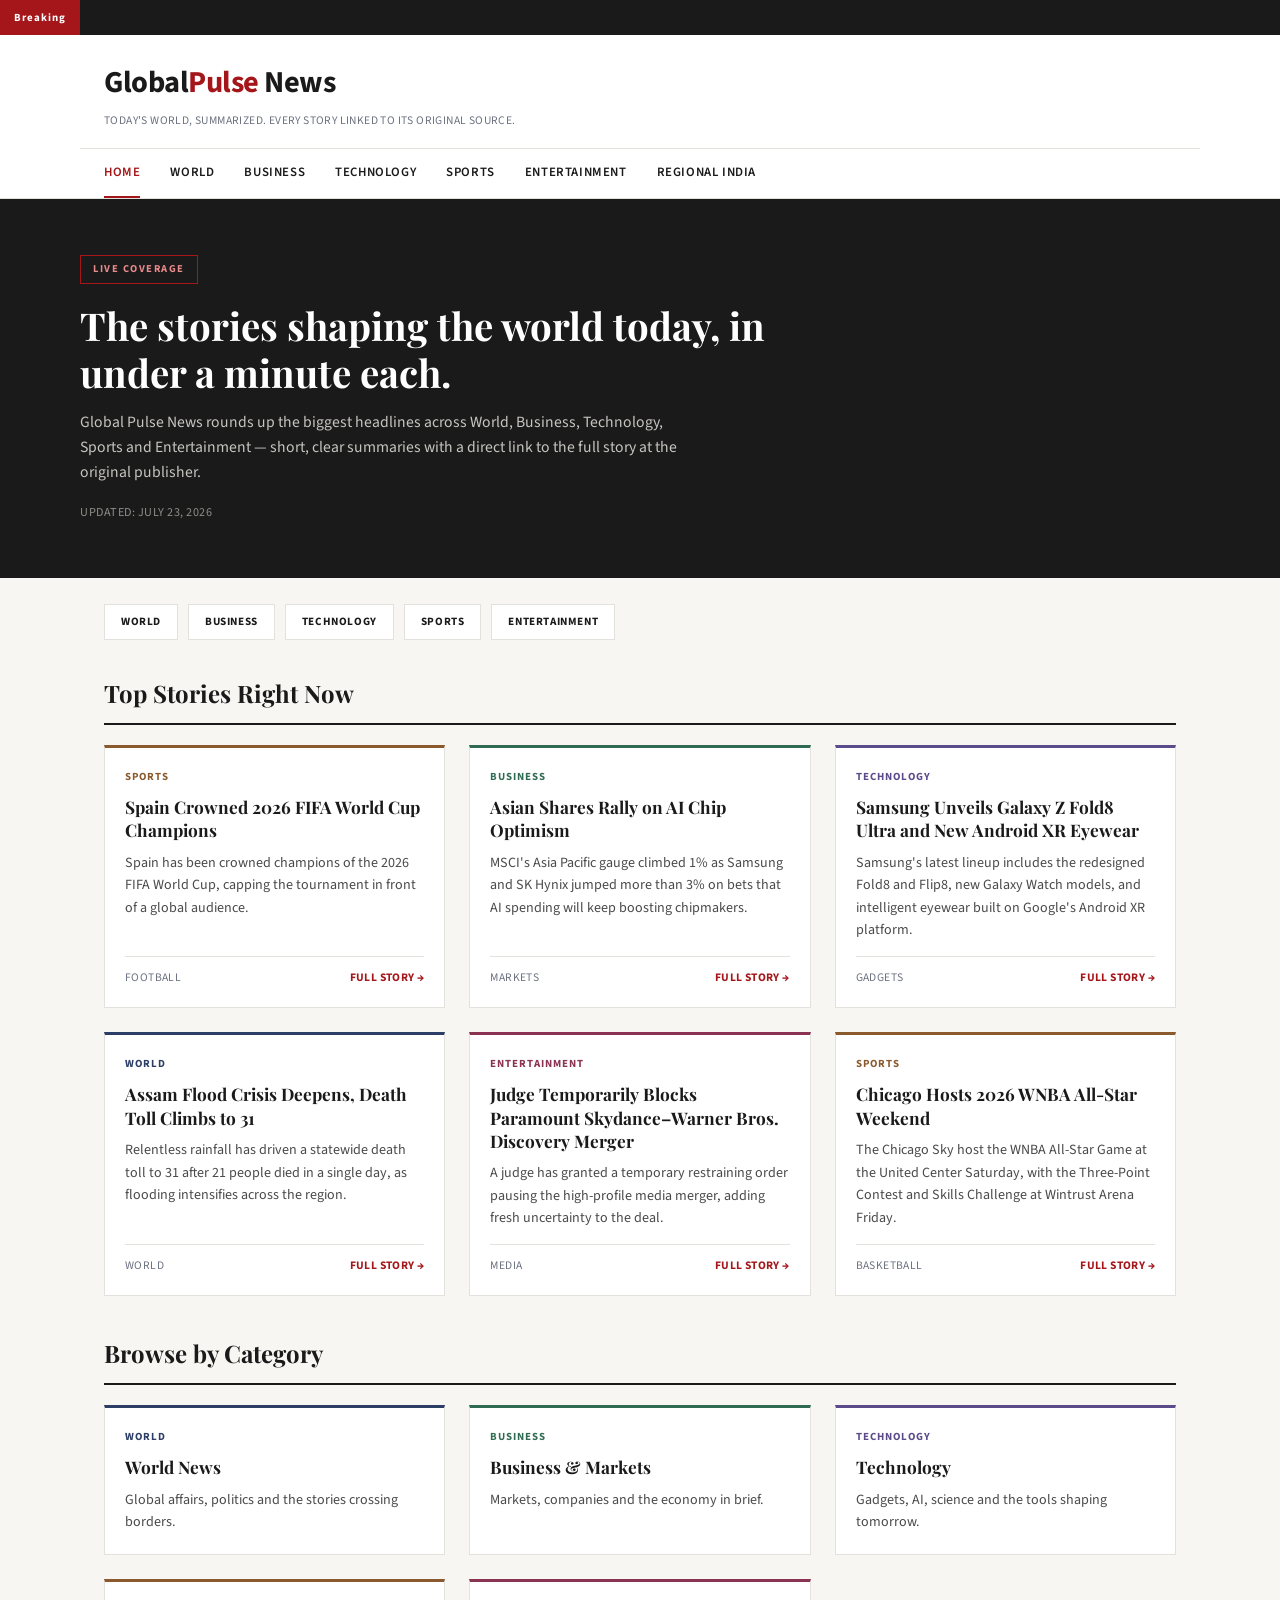
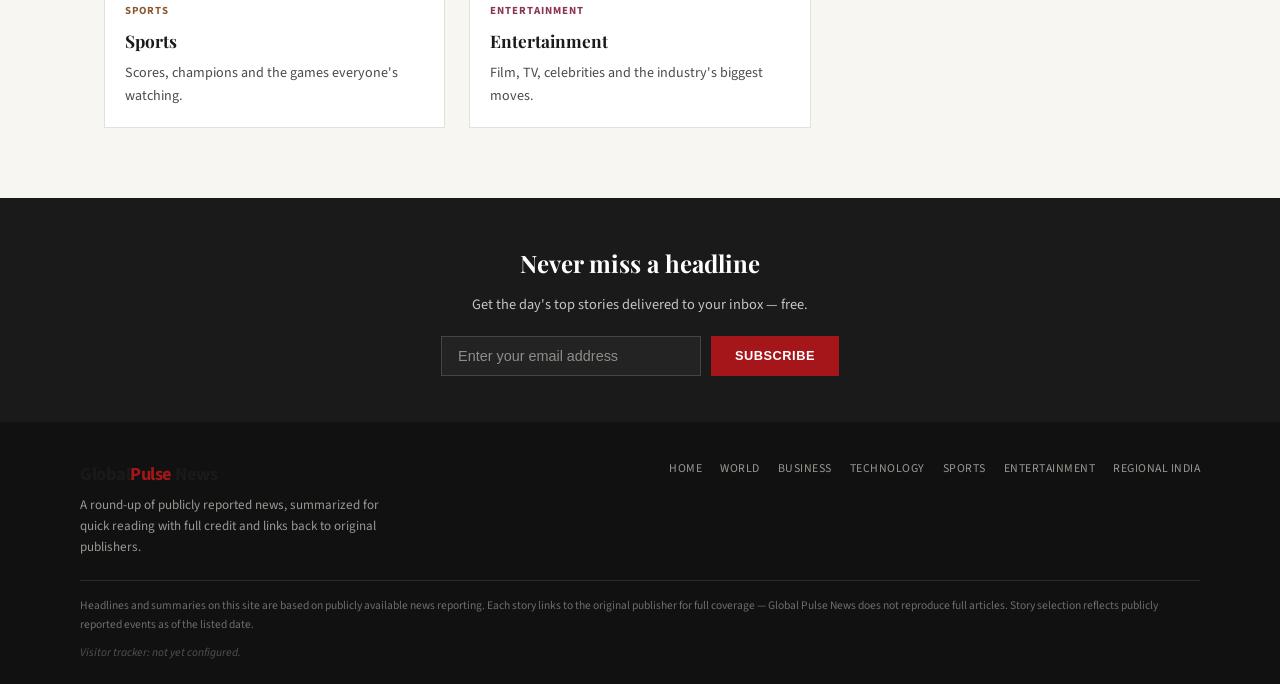
<file: index.html>
<!DOCTYPE html>
<html lang="en">
<head>
<meta charset="UTF-8">
<meta name="viewport" content="width=device-width, initial-scale=1.0">
<title>Global Pulse News — World News, Business, Tech, Sports & Entertainment</title>
<meta name="description" content="Global Pulse News brings you the day's top stories from around the world — World, Business, Technology, Sports and Entertainment — summarized with links to full coverage.">
<link rel="preconnect" href="https://fonts.googleapis.com">
<link rel="preconnect" href="https://fonts.gstatic.com" crossorigin>
<link href="https://fonts.googleapis.com/css2?family=Playfair+Display:wght@700;800&family=Source+Sans+Pro:wght@400;600;700&display=swap" rel="stylesheet">
<link rel="stylesheet" href="style.css">
</head>
<body>

<div class="ticker">
  <span class="tag">Breaking</span>
  <div class="scroll-wrap"><span>Spain crowned 2026 FIFA World Cup Champions &nbsp;&nbsp;•&nbsp;&nbsp; Samsung unveils Galaxy Z Fold8 Ultra &nbsp;&nbsp;•&nbsp;&nbsp; Asian markets rally on AI chip demand &nbsp;&nbsp;•&nbsp;&nbsp; Assam flood death toll climbs to 31 &nbsp;&nbsp;•&nbsp;&nbsp; Ryan Fox wins first career major at The Open</span></div>
</div>

<header class="site-header">
  <div class="header-inner">
    <div class="logo">Global<span>Pulse</span> News</div>
    <div class="tagline">Today's world, summarized. Every story linked to its original source.</div>
  </div>
  <nav class="main-nav">
    <a href="index.html" class="active">Home</a>
    <a href="world.html">World</a>
    <a href="business.html">Business</a>
    <a href="technology.html">Technology</a>
    <a href="sports.html">Sports</a>
    <a href="entertainment.html">Entertainment</a>
    <a href="regional.html">Regional India</a>
  </nav>
</header>

<section class="hero">
  <div class="hero-inner">
    <span class="hero-badge">Live Coverage</span>
    <h1>The stories shaping the world today, in under a minute each.</h1>
    <p>Global Pulse News rounds up the biggest headlines across World, Business, Technology, Sports and Entertainment — short, clear summaries with a direct link to the full story at the original publisher.</p>
    <div class="date">Updated: July 23, 2026</div>
  </div>
</section>

<div class="cat-strip">
  <a class="cat-pill" href="world.html">World</a>
  <a class="cat-pill" href="business.html">Business</a>
  <a class="cat-pill" href="technology.html">Technology</a>
  <a class="cat-pill" href="sports.html">Sports</a>
  <a class="cat-pill" href="entertainment.html">Entertainment</a>
</div>

<main class="container">

  <h2 class="section-title">Top Stories Right Now</h2>
  <div class="grid">

    <a class="card cat-sports" href="https://en.wikipedia.org/wiki/2026_FIFA_World_Cup" target="_blank" rel="noopener">
      <div class="card-body">
        <span class="eyebrow sports">Sports</span>
        <h3>Spain Crowned 2026 FIFA World Cup Champions</h3>
        <p>Spain has been crowned champions of the 2026 FIFA World Cup, capping the tournament in front of a global audience.</p>
        <div class="card-meta"><span>Football</span><span class="source-link">Full story →</span></div>
      </div>
    </a>

    <a class="card cat-business" href="https://www.bloomberg.com/news/articles/2026-07-22/stock-market-today-dow-s-p-live-updates" target="_blank" rel="noopener">
      <div class="card-body">
        <span class="eyebrow business">Business</span>
        <h3>Asian Shares Rally on AI Chip Optimism</h3>
        <p>MSCI's Asia Pacific gauge climbed 1% as Samsung and SK Hynix jumped more than 3% on bets that AI spending will keep boosting chipmakers.</p>
        <div class="card-meta"><span>Markets</span><span class="source-link">Full story →</span></div>
      </div>
    </a>

    <a class="card cat-technology" href="https://techstartups.com/2026/07/20/top-tech-news-today-july-20-2026-alibaba-bezos-blackstone-google-moonshot-ai-nvidia-samsung-more/" target="_blank" rel="noopener">
      <div class="card-body">
        <span class="eyebrow technology">Technology</span>
        <h3>Samsung Unveils Galaxy Z Fold8 Ultra and New Android XR Eyewear</h3>
        <p>Samsung's latest lineup includes the redesigned Fold8 and Flip8, new Galaxy Watch models, and intelligent eyewear built on Google's Android XR platform.</p>
        <div class="card-meta"><span>Gadgets</span><span class="source-link">Full story →</span></div>
      </div>
    </a>

    <a class="card cat-world" href="https://sundayguardianlive.com/trending/school-assembly-news-headlines-today-july-23-top-national-news-business-news-sports-news-education-news-science-tech-news-weather-news-world-news-with-weather-updates-thought-of-the-day-244000/" target="_blank" rel="noopener">
      <div class="card-body">
        <span class="eyebrow world">World</span>
        <h3>Assam Flood Crisis Deepens, Death Toll Climbs to 31</h3>
        <p>Relentless rainfall has driven a statewide death toll to 31 after 21 people died in a single day, as flooding intensifies across the region.</p>
        <div class="card-meta"><span>World</span><span class="source-link">Full story →</span></div>
      </div>
    </a>

    <a class="card cat-entertainment" href="https://www.cbsnews.com/entertainment/" target="_blank" rel="noopener">
      <div class="card-body">
        <span class="eyebrow entertainment">Entertainment</span>
        <h3>Judge Temporarily Blocks Paramount Skydance–Warner Bros. Discovery Merger</h3>
        <p>A judge has granted a temporary restraining order pausing the high-profile media merger, adding fresh uncertainty to the deal.</p>
        <div class="card-meta"><span>Media</span><span class="source-link">Full story →</span></div>
      </div>
    </a>

    <a class="card cat-sports" href="https://en.wikipedia.org/wiki/2026_WNBA_season" target="_blank" rel="noopener">
      <div class="card-body">
        <span class="eyebrow sports">Sports</span>
        <h3>Chicago Hosts 2026 WNBA All-Star Weekend</h3>
        <p>The Chicago Sky host the WNBA All-Star Game at the United Center Saturday, with the Three-Point Contest and Skills Challenge at Wintrust Arena Friday.</p>
        <div class="card-meta"><span>Basketball</span><span class="source-link">Full story →</span></div>
      </div>
    </a>

  </div>

  <h2 class="section-title">Browse by Category</h2>
  <div class="grid">
    <a class="card cat-world" href="world.html">
      <div class="card-body"><span class="eyebrow world">World</span><h3>World News</h3><p>Global affairs, politics and the stories crossing borders.</p></div>
    </a>
    <a class="card cat-business" href="business.html">
      <div class="card-body"><span class="eyebrow business">Business</span><h3>Business & Markets</h3><p>Markets, companies and the economy in brief.</p></div>
    </a>
    <a class="card cat-technology" href="technology.html">
      <div class="card-body"><span class="eyebrow technology">Technology</span><h3>Technology</h3><p>Gadgets, AI, science and the tools shaping tomorrow.</p></div>
    </a>
    <a class="card cat-sports" href="sports.html">
      <div class="card-body"><span class="eyebrow sports">Sports</span><h3>Sports</h3><p>Scores, champions and the games everyone's watching.</p></div>
    </a>
    <a class="card cat-entertainment" href="entertainment.html">
      <div class="card-body"><span class="eyebrow entertainment">Entertainment</span><h3>Entertainment</h3><p>Film, TV, celebrities and the industry's biggest moves.</p></div>
    </a>
  </div>

</main>

<section class="cta">
  <h2>Never miss a headline</h2>
  <p>Get the day's top stories delivered to your inbox — free.</p>
  <form onsubmit="return false;">
    <input type="email" placeholder="Enter your email address" required>
    <button type="submit">Subscribe</button>
  </form>
</section>

<footer class="site-footer">
  <div class="footer-inner">
    <div>
      <div class="logo" style="font-size:1.15rem;">Global<span>Pulse</span> News</div>
      <p style="margin-top:6px;max-width:320px;">A round-up of publicly reported news, summarized for quick reading with full credit and links back to original publishers.</p>
    </div>
    <nav>
      <a href="index.html">Home</a>
      <a href="world.html">World</a>
      <a href="business.html">Business</a>
      <a href="technology.html">Technology</a>
      <a href="sports.html">Sports</a>
      <a href="entertainment.html">Entertainment</a>
      <a href="regional.html">Regional India</a>
    </nav>
  </div>
  <div class="disclaimer">
    Headlines and summaries on this site are based on publicly available news reporting. Each story links to the original publisher for full coverage — Global Pulse News does not reproduce full articles. Story selection reflects publicly reported events as of the listed date.
  </div>
  <!-- Visitor/analytics tracker slot: paste your tracking script or embed link here once you have it. -->
  <div class="tracker-note">Visitor tracker: not yet configured.</div>
</footer>

</body>
</html>
</file>
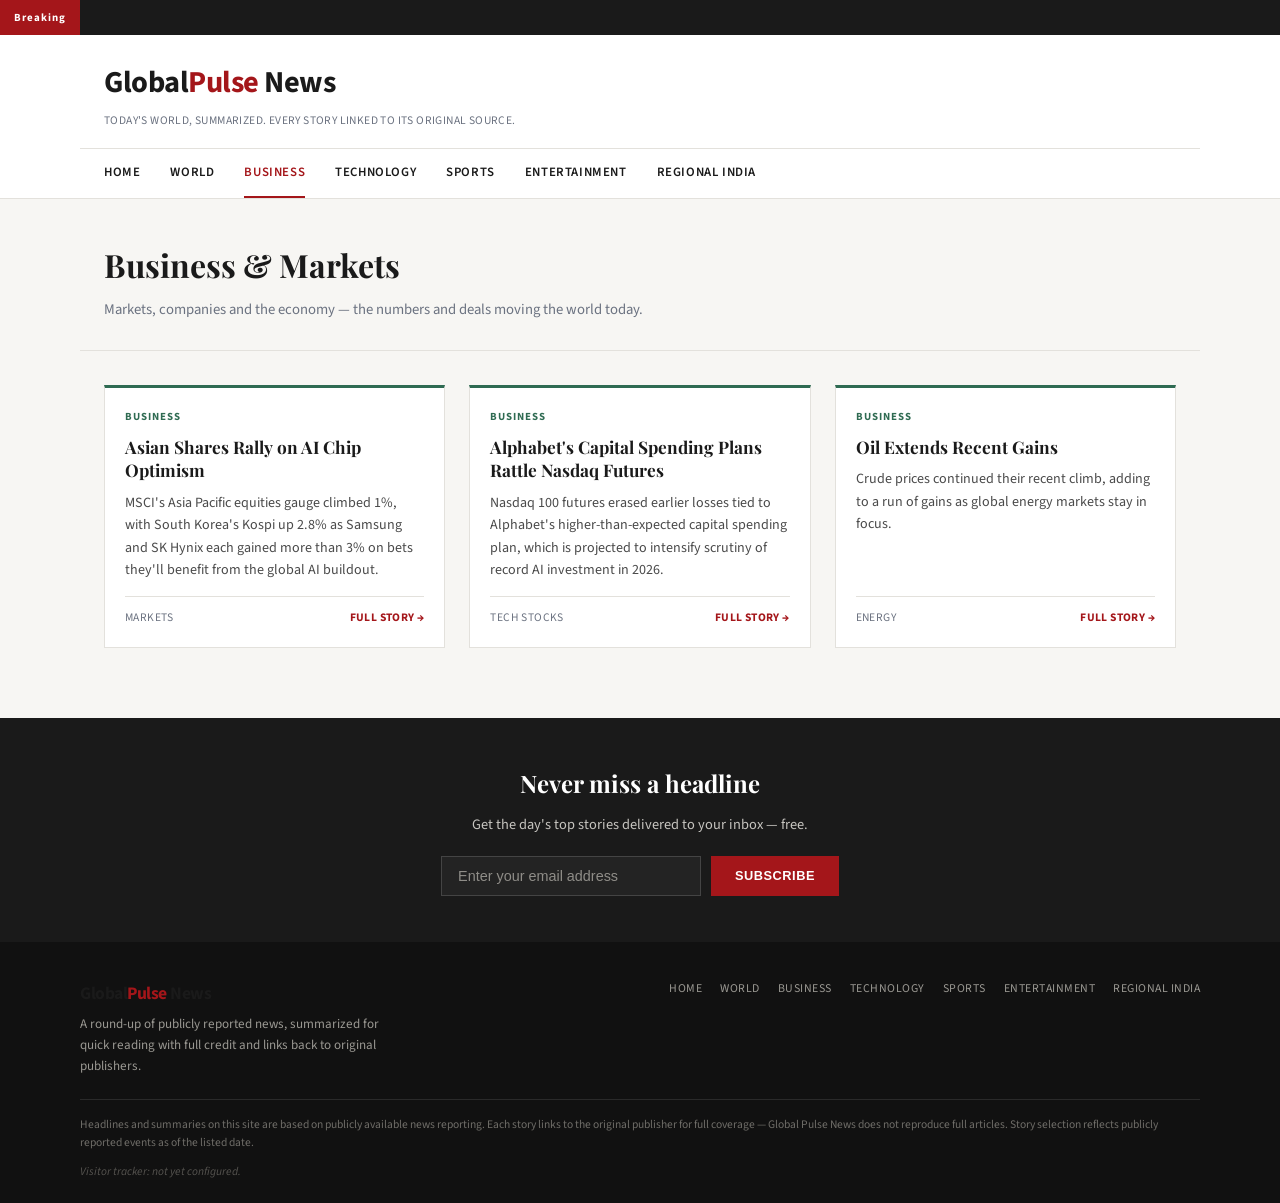
<file: business.html>
<!DOCTYPE html>
<html lang="en">
<head>
<meta charset="UTF-8">
<meta name="viewport" content="width=device-width, initial-scale=1.0">
<title>Business News — Global Pulse News</title>
<meta name="description" content="Today's top business and markets headlines, summarized with links to full coverage.">
<link rel="preconnect" href="https://fonts.googleapis.com">
<link rel="preconnect" href="https://fonts.gstatic.com" crossorigin>
<link href="https://fonts.googleapis.com/css2?family=Playfair+Display:wght@700;800&family=Source+Sans+Pro:wght@400;600;700&display=swap" rel="stylesheet">
<link rel="stylesheet" href="style.css">
</head>
<body>

<div class="ticker">
  <span class="tag">Breaking</span>
  <div class="scroll-wrap"><span>Spain crowned 2026 FIFA World Cup Champions &nbsp;&nbsp;•&nbsp;&nbsp; Samsung unveils Galaxy Z Fold8 Ultra &nbsp;&nbsp;•&nbsp;&nbsp; Asian markets rally on AI chip demand &nbsp;&nbsp;•&nbsp;&nbsp; Assam flood death toll climbs to 31 &nbsp;&nbsp;•&nbsp;&nbsp; Ryan Fox wins first career major at The Open</span></div>
</div>

<header class="site-header">
  <div class="header-inner">
    <div class="logo">Global<span>Pulse</span> News</div>
    <div class="tagline">Today's world, summarized. Every story linked to its original source.</div>
  </div>
  <nav class="main-nav">
    <a href="index.html">Home</a>
    <a href="world.html">World</a>
    <a href="business.html" class="active">Business</a>
    <a href="technology.html">Technology</a>
    <a href="sports.html">Sports</a>
    <a href="entertainment.html">Entertainment</a>
    <a href="regional.html">Regional India</a>
  </nav>
</header>

<div class="page-intro">
  <h1>Business & Markets</h1>
  <p>Markets, companies and the economy — the numbers and deals moving the world today.</p>
</div>

<main class="container">
  <div class="grid">

    <a class="card cat-business" href="https://www.bloomberg.com/news/articles/2026-07-22/stock-market-today-dow-s-p-live-updates" target="_blank" rel="noopener">
      <div class="card-body">
        <span class="eyebrow business">Business</span>
        <h3>Asian Shares Rally on AI Chip Optimism</h3>
        <p>MSCI's Asia Pacific equities gauge climbed 1%, with South Korea's Kospi up 2.8% as Samsung and SK Hynix each gained more than 3% on bets they'll benefit from the global AI buildout.</p>
        <div class="card-meta"><span>Markets</span><span class="source-link">Full story →</span></div>
      </div>
    </a>

    <a class="card cat-business" href="https://www.bloomberg.com/news/articles/2026-07-22/stock-market-today-dow-s-p-live-updates" target="_blank" rel="noopener">
      <div class="card-body">
        <span class="eyebrow business">Business</span>
        <h3>Alphabet's Capital Spending Plans Rattle Nasdaq Futures</h3>
        <p>Nasdaq 100 futures erased earlier losses tied to Alphabet's higher-than-expected capital spending plan, which is projected to intensify scrutiny of record AI investment in 2026.</p>
        <div class="card-meta"><span>Tech Stocks</span><span class="source-link">Full story →</span></div>
      </div>
    </a>

    <a class="card cat-business" href="https://www.bloomberg.com/news/articles/2026-07-22/stock-market-today-dow-s-p-live-updates" target="_blank" rel="noopener">
      <div class="card-body">
        <span class="eyebrow business">Business</span>
        <h3>Oil Extends Recent Gains</h3>
        <p>Crude prices continued their recent climb, adding to a run of gains as global energy markets stay in focus.</p>
        <div class="card-meta"><span>Energy</span><span class="source-link">Full story →</span></div>
      </div>
    </a>

  </div>
</main>

<section class="cta">
  <h2>Never miss a headline</h2>
  <p>Get the day's top stories delivered to your inbox — free.</p>
  <form onsubmit="return false;">
    <input type="email" placeholder="Enter your email address" required>
    <button type="submit">Subscribe</button>
  </form>
</section>

<footer class="site-footer">
  <div class="footer-inner">
    <div>
      <div class="logo" style="font-size:1.1rem;">Global<span>Pulse</span> News</div>
      <p style="margin-top:6px;max-width:320px;">A round-up of publicly reported news, summarized for quick reading with full credit and links back to original publishers.</p>
    </div>
    <nav>
      <a href="index.html">Home</a>
      <a href="world.html">World</a>
      <a href="business.html">Business</a>
      <a href="technology.html">Technology</a>
      <a href="sports.html">Sports</a>
      <a href="entertainment.html">Entertainment</a>
      <a href="regional.html">Regional India</a>
    </nav>
  </div>
  <div class="disclaimer">
    Headlines and summaries on this site are based on publicly available news reporting. Each story links to the original publisher for full coverage — Global Pulse News does not reproduce full articles. Story selection reflects publicly reported events as of the listed date.
  </div>
  <!-- Visitor/analytics tracker slot: paste your tracking script or embed link here once you have it. -->
  <div class="tracker-note">Visitor tracker: not yet configured.</div>
</footer>

</body>
</html>
</file>
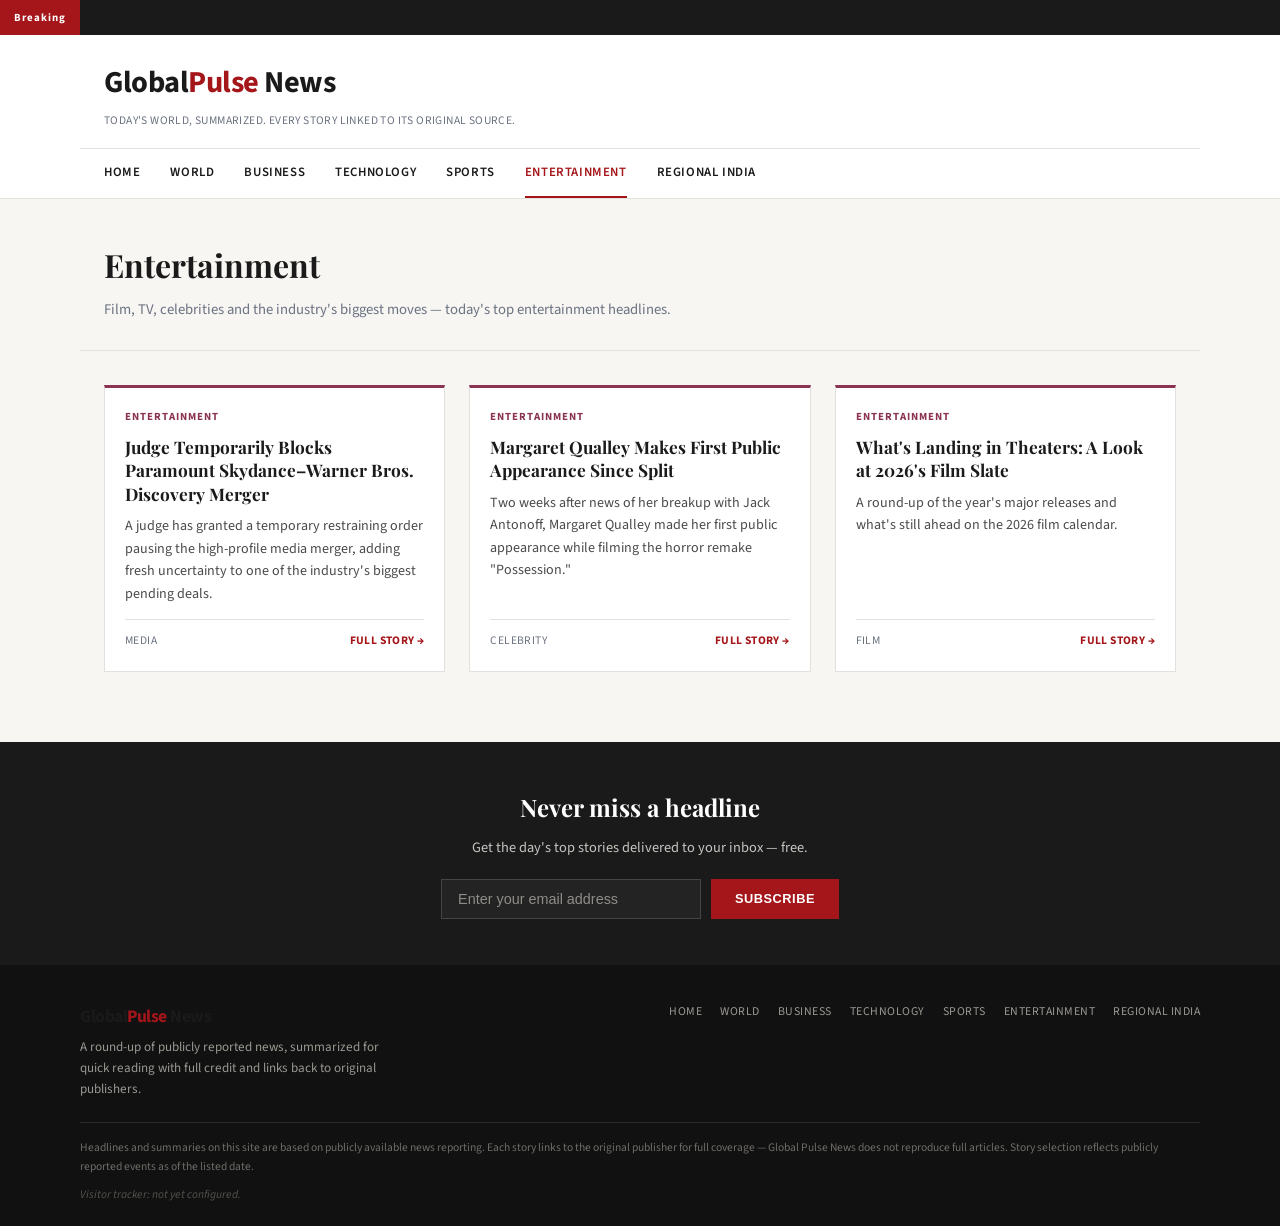
<file: entertainment.html>
<!DOCTYPE html>
<html lang="en">
<head>
<meta charset="UTF-8">
<meta name="viewport" content="width=device-width, initial-scale=1.0">
<title>Entertainment News — Global Pulse News</title>
<meta name="description" content="Today's top entertainment headlines, summarized with links to full coverage.">
<link rel="preconnect" href="https://fonts.googleapis.com">
<link rel="preconnect" href="https://fonts.gstatic.com" crossorigin>
<link href="https://fonts.googleapis.com/css2?family=Playfair+Display:wght@700;800&family=Source+Sans+Pro:wght@400;600;700&display=swap" rel="stylesheet">
<link rel="stylesheet" href="style.css">
</head>
<body>

<div class="ticker">
  <span class="tag">Breaking</span>
  <div class="scroll-wrap"><span>Spain crowned 2026 FIFA World Cup Champions &nbsp;&nbsp;•&nbsp;&nbsp; Samsung unveils Galaxy Z Fold8 Ultra &nbsp;&nbsp;•&nbsp;&nbsp; Asian markets rally on AI chip demand &nbsp;&nbsp;•&nbsp;&nbsp; Assam flood death toll climbs to 31 &nbsp;&nbsp;•&nbsp;&nbsp; Ryan Fox wins first career major at The Open</span></div>
</div>

<header class="site-header">
  <div class="header-inner">
    <div class="logo">Global<span>Pulse</span> News</div>
    <div class="tagline">Today's world, summarized. Every story linked to its original source.</div>
  </div>
  <nav class="main-nav">
    <a href="index.html">Home</a>
    <a href="world.html">World</a>
    <a href="business.html">Business</a>
    <a href="technology.html">Technology</a>
    <a href="sports.html">Sports</a>
    <a href="entertainment.html" class="active">Entertainment</a>
    <a href="regional.html">Regional India</a>
  </nav>
</header>

<div class="page-intro">
  <h1>Entertainment</h1>
  <p>Film, TV, celebrities and the industry's biggest moves — today's top entertainment headlines.</p>
</div>

<main class="container">
  <div class="grid">

    <a class="card cat-entertainment" href="https://www.cbsnews.com/entertainment/" target="_blank" rel="noopener">
      <div class="card-body">
        <span class="eyebrow entertainment">Entertainment</span>
        <h3>Judge Temporarily Blocks Paramount Skydance–Warner Bros. Discovery Merger</h3>
        <p>A judge has granted a temporary restraining order pausing the high-profile media merger, adding fresh uncertainty to one of the industry's biggest pending deals.</p>
        <div class="card-meta"><span>Media</span><span class="source-link">Full story →</span></div>
      </div>
    </a>

    <a class="card cat-entertainment" href="https://www.eonline.com/news" target="_blank" rel="noopener">
      <div class="card-body">
        <span class="eyebrow entertainment">Entertainment</span>
        <h3>Margaret Qualley Makes First Public Appearance Since Split</h3>
        <p>Two weeks after news of her breakup with Jack Antonoff, Margaret Qualley made her first public appearance while filming the horror remake "Possession."</p>
        <div class="card-meta"><span>Celebrity</span><span class="source-link">Full story →</span></div>
      </div>
    </a>

    <a class="card cat-entertainment" href="https://en.wikipedia.org/wiki/2026_in_film" target="_blank" rel="noopener">
      <div class="card-body">
        <span class="eyebrow entertainment">Entertainment</span>
        <h3>What's Landing in Theaters: A Look at 2026's Film Slate</h3>
        <p>A round-up of the year's major releases and what's still ahead on the 2026 film calendar.</p>
        <div class="card-meta"><span>Film</span><span class="source-link">Full story →</span></div>
      </div>
    </a>

  </div>
</main>

<section class="cta">
  <h2>Never miss a headline</h2>
  <p>Get the day's top stories delivered to your inbox — free.</p>
  <form onsubmit="return false;">
    <input type="email" placeholder="Enter your email address" required>
    <button type="submit">Subscribe</button>
  </form>
</section>

<footer class="site-footer">
  <div class="footer-inner">
    <div>
      <div class="logo" style="font-size:1.1rem;">Global<span>Pulse</span> News</div>
      <p style="margin-top:6px;max-width:320px;">A round-up of publicly reported news, summarized for quick reading with full credit and links back to original publishers.</p>
    </div>
    <nav>
      <a href="index.html">Home</a>
      <a href="world.html">World</a>
      <a href="business.html">Business</a>
      <a href="technology.html">Technology</a>
      <a href="sports.html">Sports</a>
      <a href="entertainment.html">Entertainment</a>
      <a href="regional.html">Regional India</a>
    </nav>
  </div>
  <div class="disclaimer">
    Headlines and summaries on this site are based on publicly available news reporting. Each story links to the original publisher for full coverage — Global Pulse News does not reproduce full articles. Story selection reflects publicly reported events as of the listed date.
  </div>
  <!-- Visitor/analytics tracker slot: paste your tracking script or embed link here once you have it. -->
  <div class="tracker-note">Visitor tracker: not yet configured.</div>
</footer>

</body>
</html>
</file>
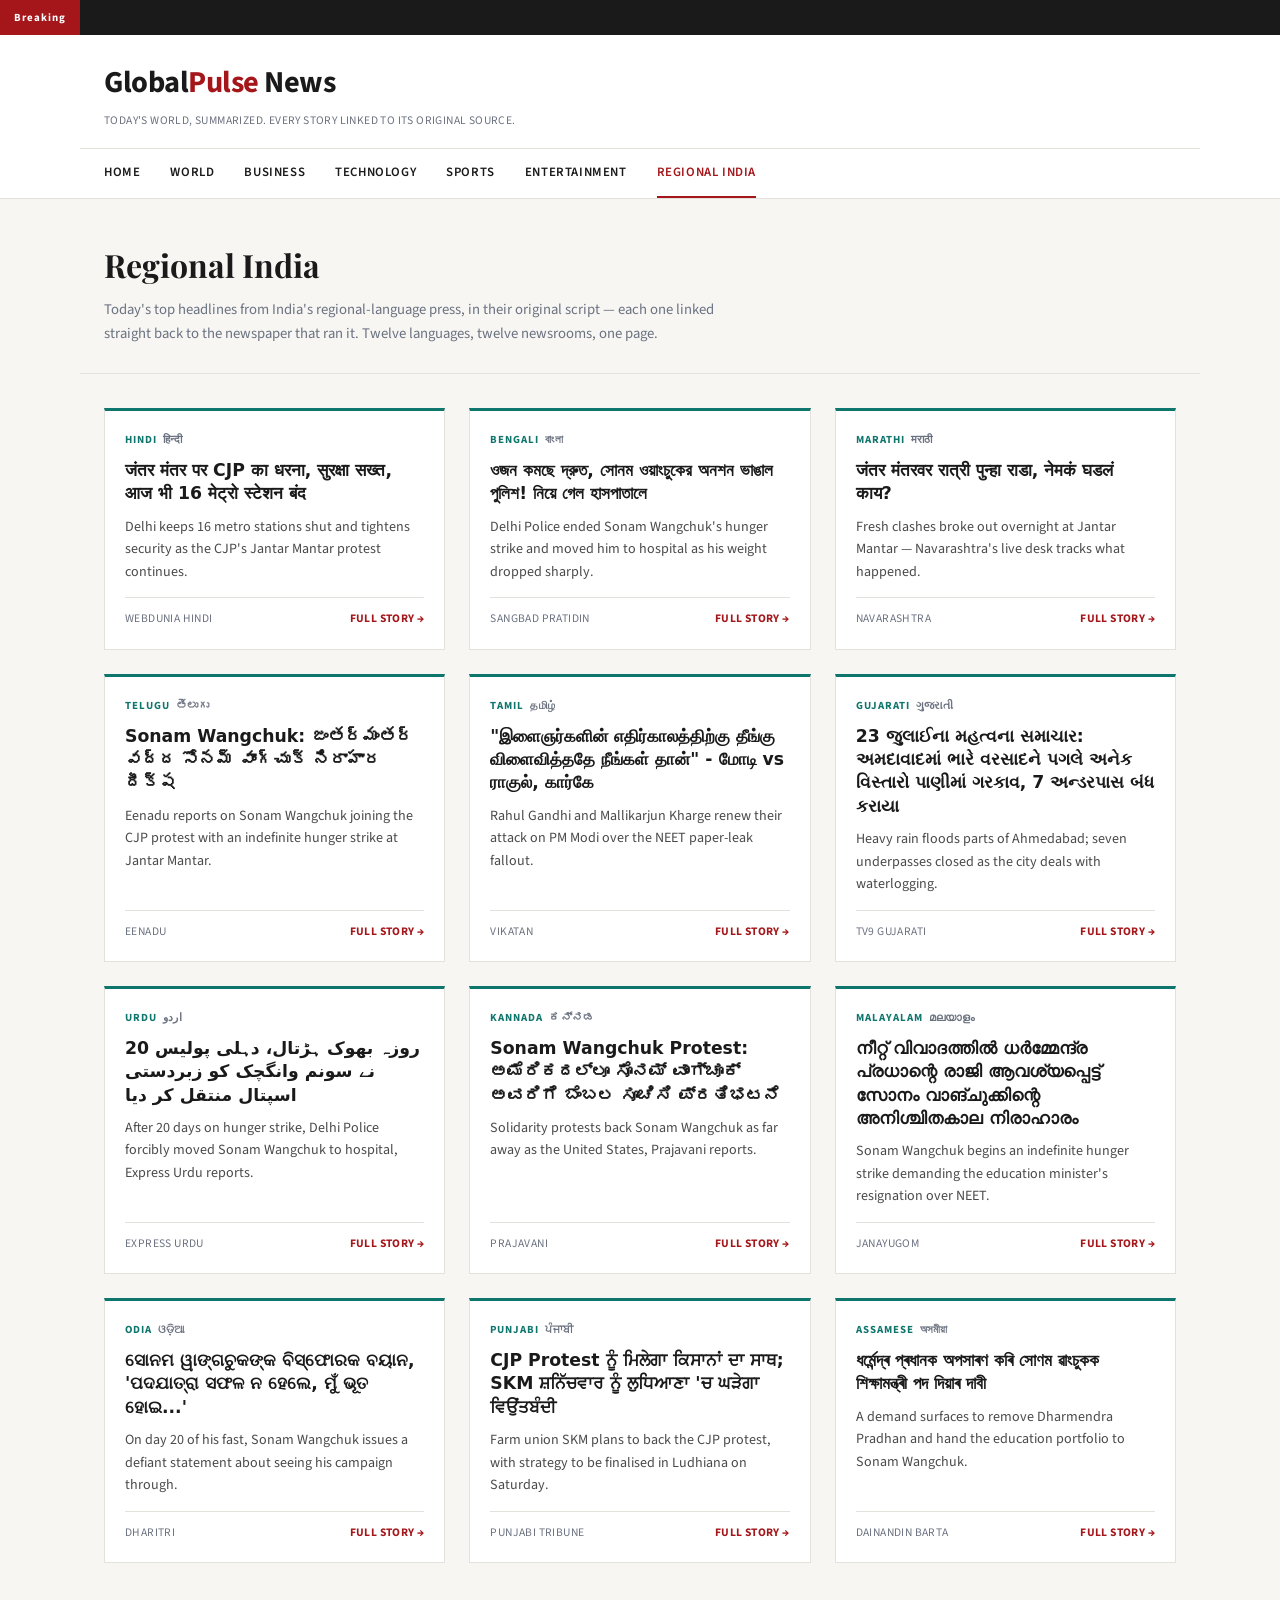
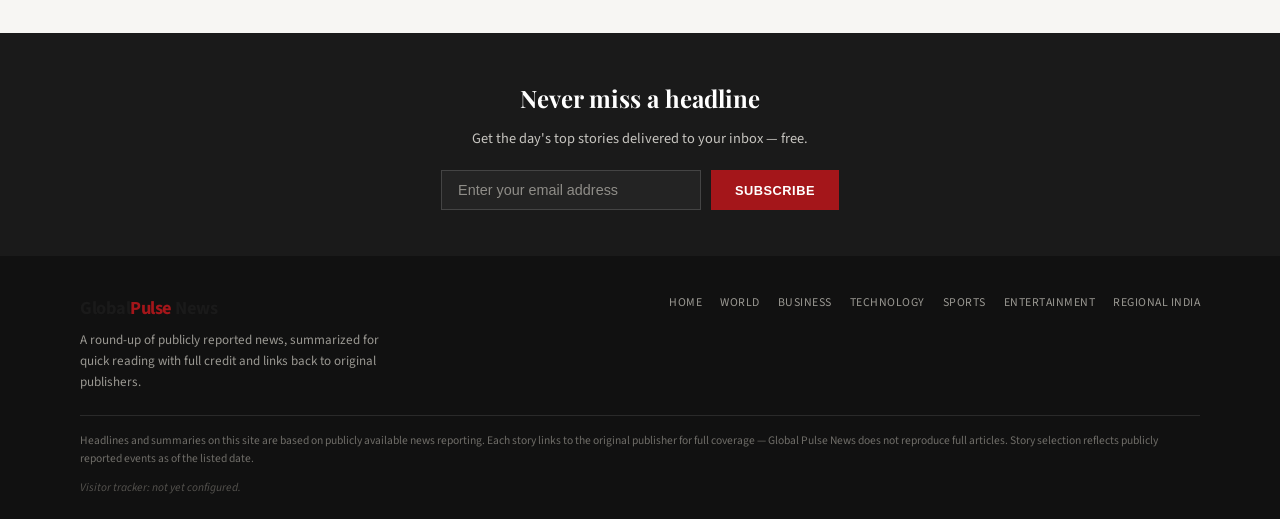
<file: regional.html>
<!DOCTYPE html>
<html lang="en">
<head>
<meta charset="UTF-8">
<meta name="viewport" content="width=device-width, initial-scale=1.0">
<title>Regional India News — Global Pulse News</title>
<meta name="description" content="Today's top headlines from India's regional-language press — Hindi, Bengali, Marathi, Telugu, Tamil, Gujarati, Urdu, Kannada, Malayalam, Odia, Punjabi and Assamese — in their original script, linked to the source.">
<link rel="preconnect" href="https://fonts.googleapis.com">
<link rel="preconnect" href="https://fonts.gstatic.com" crossorigin>
<link href="https://fonts.googleapis.com/css2?family=Playfair+Display:wght@700;800&family=Source+Sans+Pro:wght@400;600;700&display=swap" rel="stylesheet">
<link rel="stylesheet" href="style.css">
</head>
<body>

<div class="ticker">
  <span class="tag">Breaking</span>
  <div class="scroll-wrap"><span>Spain crowned 2026 FIFA World Cup Champions &nbsp;&nbsp;•&nbsp;&nbsp; Samsung unveils Galaxy Z Fold8 Ultra &nbsp;&nbsp;•&nbsp;&nbsp; Asian markets rally on AI chip demand &nbsp;&nbsp;•&nbsp;&nbsp; Assam flood death toll climbs to 31 &nbsp;&nbsp;•&nbsp;&nbsp; Ryan Fox wins first career major at The Open</span></div>
</div>

<header class="site-header">
  <div class="header-inner">
    <div class="logo">Global<span>Pulse</span> News</div>
    <div class="tagline">Today's world, summarized. Every story linked to its original source.</div>
  </div>
  <nav class="main-nav">
    <a href="index.html">Home</a>
    <a href="world.html">World</a>
    <a href="business.html">Business</a>
    <a href="technology.html">Technology</a>
    <a href="sports.html">Sports</a>
    <a href="entertainment.html">Entertainment</a>
    <a href="regional.html" class="active">Regional India</a>
  </nav>
</header>

<div class="page-intro">
  <h1>Regional India</h1>
  <p>Today's top headlines from India's regional-language press, in their original script — each one linked straight back to the newspaper that ran it. Twelve languages, twelve newsrooms, one page.</p>
</div>

<main class="container">
  <div class="grid">

    <a class="card cat-regional" href="https://hindi.webdunia.com/national-hindi-news/aaj-ke-taaja-samachar-latest-breaking-news-today-in-hindi-23-july-2026-live-update-126072300001_1.html" target="_blank" rel="noopener">
      <div class="card-body">
        <span class="eyebrow regional">Hindi<span class="lang-label">हिन्दी</span></span>
        <h3>जंतर मंतर पर CJP का धरना, सुरक्षा सख्‍त, आज भी 16 मेट्रो स्टेशन बंद</h3>
        <p>Delhi keeps 16 metro stations shut and tightens security as the CJP's Jantar Mantar protest continues.</p>
        <div class="card-meta"><span>Webdunia Hindi</span><span class="source-link">Full story →</span></div>
      </div>
    </a>

    <a class="card cat-regional" href="https://www.sangbadpratidin.in/india/sonam-wangchuk-admitted-to-safdarjung-hospital/pid/1248693/" target="_blank" rel="noopener">
      <div class="card-body">
        <span class="eyebrow regional">Bengali<span class="lang-label">বাংলা</span></span>
        <h3>ওজন কমছে দ্রুত, সোনম ওয়াংচুকের অনশন ভাঙাল পুলিশ! নিয়ে গেল হাসপাতালে</h3>
        <p>Delhi Police ended Sonam Wangchuk's hunger strike and moved him to hospital as his weight dropped sharply.</p>
        <div class="card-meta"><span>Sangbad Pratidin</span><span class="source-link">Full story →</span></div>
      </div>
    </a>

    <a class="card cat-regional" href="https://www.navarashtra.com/maharashtra/23-july-2026-live-breaking-news-marathi-maharashtra-politics-national-cjp-protest-delhi-police-jantar-mantar-breaking-1287988.html" target="_blank" rel="noopener">
      <div class="card-body">
        <span class="eyebrow regional">Marathi<span class="lang-label">मराठी</span></span>
        <h3>जंतर मंतरवर रात्री पुन्हा राडा, नेमकं घडलं काय?</h3>
        <p>Fresh clashes broke out overnight at Jantar Mantar — Navarashtra's live desk tracks what happened.</p>
        <div class="card-meta"><span>Navarashtra</span><span class="source-link">Full story →</span></div>
      </div>
    </a>

    <a class="card cat-regional" href="https://www.eenadu.net/telugu-news/india/sonam-wangchuk-joins-cjp-protest-begins-hunger-strike-at-jantar-mantar/0701/126113499" target="_blank" rel="noopener">
      <div class="card-body">
        <span class="eyebrow regional">Telugu<span class="lang-label">తెలుగు</span></span>
        <h3>Sonam Wangchuk: జంతర్‌మంతర్‌ వద్ద సోనమ్‌ వాంగ్‌చుక్‌ నిరాహార దీక్ష</h3>
        <p>Eenadu reports on Sonam Wangchuk joining the CJP protest with an indefinite hunger strike at Jantar Mantar.</p>
        <div class="card-meta"><span>Eenadu</span><span class="source-link">Full story →</span></div>
      </div>
    </a>

    <a class="card cat-regional" href="https://www.vikatan.com/government-and-politics/rahul-gandhi-kharge-attack-pm-modi-over-neet-paper-leak" target="_blank" rel="noopener">
      <div class="card-body">
        <span class="eyebrow regional">Tamil<span class="lang-label">தமிழ்</span></span>
        <h3>"இளைஞர்களின் எதிர்காலத்திற்கு தீங்கு விளைவித்ததே நீங்கள் தான்" - மோடி vs ராகுல், கார்கே</h3>
        <p>Rahul Gandhi and Mallikarjun Kharge renew their attack on PM Modi over the NEET paper-leak fallout.</p>
        <div class="card-meta"><span>Vikatan</span><span class="source-link">Full story →</span></div>
      </div>
    </a>

    <a class="card cat-regional" href="https://tv9gujarati.com/gujarat/gujarat-latest-live-news-and-samachar-today-23-july-2026-politics-weather-updates-daily-breaking-news-national-news-international-news-sports-news-top-headlines-in-gujarati-1486431.html" target="_blank" rel="noopener">
      <div class="card-body">
        <span class="eyebrow regional">Gujarati<span class="lang-label">ગુજરાતી</span></span>
        <h3>23 જુલાઈના મહત્વના સમાચાર: અમદાવાદમાં ભારે વરસાદને પગલે અનેક વિસ્તારો પાણીમાં ગરકાવ, 7 અન્ડરપાસ બંધ કરાયા</h3>
        <p>Heavy rain floods parts of Ahmedabad; seven underpasses closed as the city deals with waterlogging.</p>
        <div class="card-meta"><span>TV9 Gujarati</span><span class="source-link">Full story →</span></div>
      </div>
    </a>

    <a class="card cat-regional" href="https://www.express.pk/story/2822794/sonam-wangchuk-forcibly-moved-to-hospital-after-20-day-hunger-strike-2822794" target="_blank" rel="noopener">
      <div class="card-body">
        <span class="eyebrow regional">Urdu<span class="lang-label">اردو</span></span>
        <h3>20 روزہ بھوک ہڑتال، دہلی پولیس نے سونم وانگچک کو زبردستی اسپتال منتقل کر دیا</h3>
        <p>After 20 days on hunger strike, Delhi Police forcibly moved Sonam Wangchuk to hospital, Express Urdu reports.</p>
        <div class="card-meta"><span>Express Urdu</span><span class="source-link">Full story →</span></div>
      </div>
    </a>

    <a class="card cat-regional" href="https://www.prajavani.net/news/world-news/sonam-wangchuk-usa-protest-neet-scam-4141166" target="_blank" rel="noopener">
      <div class="card-body">
        <span class="eyebrow regional">Kannada<span class="lang-label">ಕನ್ನಡ</span></span>
        <h3>Sonam Wangchuk Protest: ಅಮೆರಿಕದಲ್ಲೂ ಸೊನಮ್ ವಾಂಗ್ಚೂಕ್ ಅವರಿಗೆ ಬೆಂಬಲ ಸೂಚಿಸಿ ಪ್ರತಿಭಟನೆ</h3>
        <p>Solidarity protests back Sonam Wangchuk as far away as the United States, Prajavani reports.</p>
        <div class="card-meta"><span>Prajavani</span><span class="source-link">Full story →</span></div>
      </div>
    </a>

    <a class="card cat-regional" href="https://janayugomonline.com/neet-controversy-sonam-wangchuk-begins-indefinite-hunger-strike/" target="_blank" rel="noopener">
      <div class="card-body">
        <span class="eyebrow regional">Malayalam<span class="lang-label">മലയാളം</span></span>
        <h3>നീറ്റ് വിവാദത്തിൽ ധർമ്മേന്ദ്ര പ്രധാന്റെ രാജി ആവശ്യപ്പെട്ട് സോനം വാങ്ചുക്കിന്റെ അനിശ്ചിതകാല നിരാഹാരം</h3>
        <p>Sonam Wangchuk begins an indefinite hunger strike demanding the education minister's resignation over NEET.</p>
        <div class="card-meta"><span>Janayugom</span><span class="source-link">Full story →</span></div>
      </div>
    </a>

    <a class="card cat-regional" href="https://www.dharitri.com/sonam-wangchuk-s-hunger-strike-continues-for-the-20th-day-at-jantar-mantar/" target="_blank" rel="noopener">
      <div class="card-body">
        <span class="eyebrow regional">Odia<span class="lang-label">ଓଡ଼ିଆ</span></span>
        <h3>ସୋନମ ୱାଙ୍ଗଚୁକଙ୍କ ବିସ୍ଫୋରକ ବୟାନ, 'ପଦଯାତ୍ରା ସଫଳ ନ ହେଲେ, ମୁଁ ଭୂତ ହୋଇ...'</h3>
        <p>On day 20 of his fast, Sonam Wangchuk issues a defiant statement about seeing his campaign through.</p>
        <div class="card-meta"><span>Dharitri</span><span class="source-link">Full story →</span></div>
      </div>
    </a>

    <a class="card cat-regional" href="https://www.punjabitribuneonline.com/news/punjab/cjp-protest-will-get-support-from-farmers-skm-will-formulate-a-plan-in-ludhiana-on-saturday/" target="_blank" rel="noopener">
      <div class="card-body">
        <span class="eyebrow regional">Punjabi<span class="lang-label">ਪੰਜਾਬੀ</span></span>
        <h3>CJP Protest ਨੂੰ ਮਿਲੇਗਾ ਕਿਸਾਨਾਂ ਦਾ ਸਾਥ; SKM ਸ਼ਨਿੱਚਵਾਰ ਨੂੰ ਲੁਧਿਆਣਾ 'ਚ ਘੜੇਗਾ ਵਿਉਂਤਬੰਦੀ</h3>
        <p>Farm union SKM plans to back the CJP protest, with strategy to be finalised in Ludhiana on Saturday.</p>
        <div class="card-meta"><span>Punjabi Tribune</span><span class="source-link">Full story →</span></div>
      </div>
    </a>

    <a class="card cat-regional" href="https://www.dainandinbartagroup.in/%E0%A6%A7%E0%A7%B0%E0%A7%8D%E0%A6%AE%E0%A7%87%E0%A6%A8%E0%A7%8D%E0%A6%A6%E0%A7%8D%E0%A7%B0-%E0%A6%AA%E0%A7%8D%E0%A7%B0%E0%A6%A7%E0%A6%BE%E0%A6%A8%E0%A6%95-%E0%A6%85%E0%A6%AA%E0%A6%B8%E0%A6%BE%E0%A7%B0/" target="_blank" rel="noopener">
      <div class="card-body">
        <span class="eyebrow regional">Assamese<span class="lang-label">অসমীয়া</span></span>
        <h3>ধৰ্মেন্দ্ৰ প্ৰধানক অপসাৰণ কৰি সোণম ৱাংচুকক শিক্ষামন্ত্ৰী পদ দিয়াৰ দাবী</h3>
        <p>A demand surfaces to remove Dharmendra Pradhan and hand the education portfolio to Sonam Wangchuk.</p>
        <div class="card-meta"><span>Dainandin Barta</span><span class="source-link">Full story →</span></div>
      </div>
    </a>

  </div>
</main>

<section class="cta">
  <h2>Never miss a headline</h2>
  <p>Get the day's top stories delivered to your inbox — free.</p>
  <form onsubmit="return false;">
    <input type="email" placeholder="Enter your email address" required>
    <button type="submit">Subscribe</button>
  </form>
</section>

<footer class="site-footer">
  <div class="footer-inner">
    <div>
      <div class="logo" style="font-size:1.15rem;">Global<span>Pulse</span> News</div>
      <p style="margin-top:6px;max-width:320px;">A round-up of publicly reported news, summarized for quick reading with full credit and links back to original publishers.</p>
    </div>
    <nav>
      <a href="index.html">Home</a>
      <a href="world.html">World</a>
      <a href="business.html">Business</a>
      <a href="technology.html">Technology</a>
      <a href="sports.html">Sports</a>
      <a href="entertainment.html">Entertainment</a>
      <a href="regional.html">Regional India</a>
    </nav>
  </div>
  <div class="disclaimer">
    Headlines and summaries on this site are based on publicly available news reporting. Each story links to the original publisher for full coverage — Global Pulse News does not reproduce full articles. Story selection reflects publicly reported events as of the listed date.
  </div>
  <!-- Visitor/analytics tracker slot: paste your tracking script or embed link here once you have it. -->
  <div class="tracker-note">Visitor tracker: not yet configured.</div>
</footer>

</body>
</html>
</file>
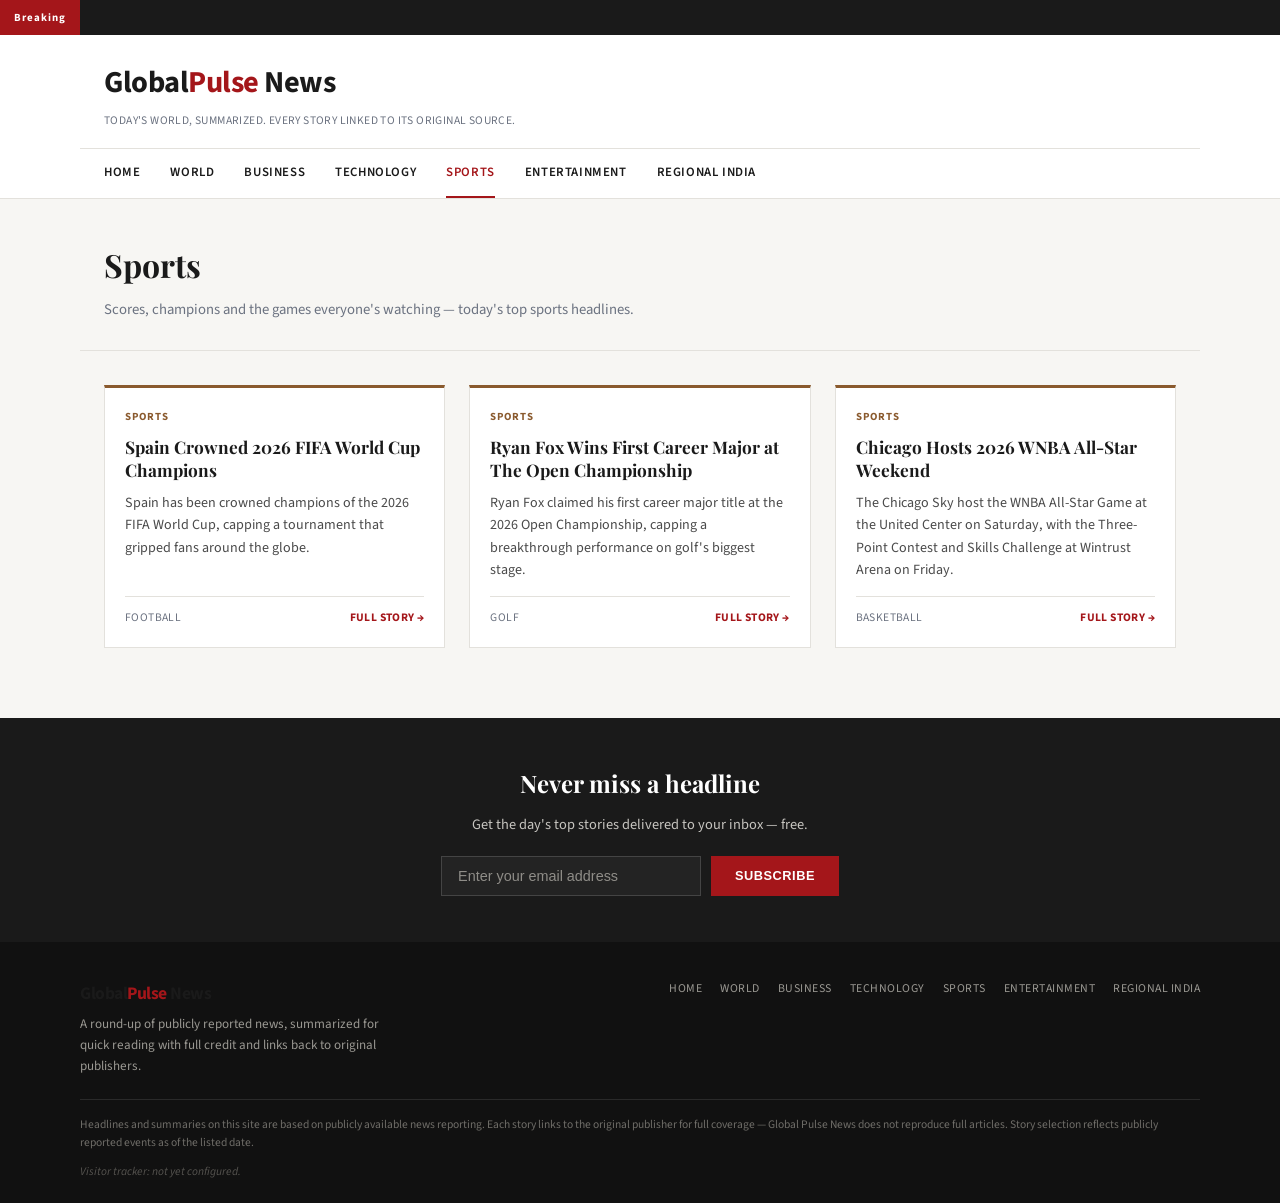
<file: sports.html>
<!DOCTYPE html>
<html lang="en">
<head>
<meta charset="UTF-8">
<meta name="viewport" content="width=device-width, initial-scale=1.0">
<title>Sports News — Global Pulse News</title>
<meta name="description" content="Today's top sports headlines, summarized with links to full coverage.">
<link rel="preconnect" href="https://fonts.googleapis.com">
<link rel="preconnect" href="https://fonts.gstatic.com" crossorigin>
<link href="https://fonts.googleapis.com/css2?family=Playfair+Display:wght@700;800&family=Source+Sans+Pro:wght@400;600;700&display=swap" rel="stylesheet">
<link rel="stylesheet" href="style.css">
</head>
<body>

<div class="ticker">
  <span class="tag">Breaking</span>
  <div class="scroll-wrap"><span>Spain crowned 2026 FIFA World Cup Champions &nbsp;&nbsp;•&nbsp;&nbsp; Samsung unveils Galaxy Z Fold8 Ultra &nbsp;&nbsp;•&nbsp;&nbsp; Asian markets rally on AI chip demand &nbsp;&nbsp;•&nbsp;&nbsp; Assam flood death toll climbs to 31 &nbsp;&nbsp;•&nbsp;&nbsp; Ryan Fox wins first career major at The Open</span></div>
</div>

<header class="site-header">
  <div class="header-inner">
    <div class="logo">Global<span>Pulse</span> News</div>
    <div class="tagline">Today's world, summarized. Every story linked to its original source.</div>
  </div>
  <nav class="main-nav">
    <a href="index.html">Home</a>
    <a href="world.html">World</a>
    <a href="business.html">Business</a>
    <a href="technology.html">Technology</a>
    <a href="sports.html" class="active">Sports</a>
    <a href="entertainment.html">Entertainment</a>
    <a href="regional.html">Regional India</a>
  </nav>
</header>

<div class="page-intro">
  <h1>Sports</h1>
  <p>Scores, champions and the games everyone's watching — today's top sports headlines.</p>
</div>

<main class="container">
  <div class="grid">

    <a class="card cat-sports" href="https://en.wikipedia.org/wiki/2026_FIFA_World_Cup" target="_blank" rel="noopener">
      <div class="card-body">
        <span class="eyebrow sports">Sports</span>
        <h3>Spain Crowned 2026 FIFA World Cup Champions</h3>
        <p>Spain has been crowned champions of the 2026 FIFA World Cup, capping a tournament that gripped fans around the globe.</p>
        <div class="card-meta"><span>Football</span><span class="source-link">Full story →</span></div>
      </div>
    </a>

    <a class="card cat-sports" href="https://wrbiradio.com/sports-daily-digest-july-23-2026/" target="_blank" rel="noopener">
      <div class="card-body">
        <span class="eyebrow sports">Sports</span>
        <h3>Ryan Fox Wins First Career Major at The Open Championship</h3>
        <p>Ryan Fox claimed his first career major title at the 2026 Open Championship, capping a breakthrough performance on golf's biggest stage.</p>
        <div class="card-meta"><span>Golf</span><span class="source-link">Full story →</span></div>
      </div>
    </a>

    <a class="card cat-sports" href="https://en.wikipedia.org/wiki/2026_WNBA_season" target="_blank" rel="noopener">
      <div class="card-body">
        <span class="eyebrow sports">Sports</span>
        <h3>Chicago Hosts 2026 WNBA All-Star Weekend</h3>
        <p>The Chicago Sky host the WNBA All-Star Game at the United Center on Saturday, with the Three-Point Contest and Skills Challenge at Wintrust Arena on Friday.</p>
        <div class="card-meta"><span>Basketball</span><span class="source-link">Full story →</span></div>
      </div>
    </a>

  </div>
</main>

<section class="cta">
  <h2>Never miss a headline</h2>
  <p>Get the day's top stories delivered to your inbox — free.</p>
  <form onsubmit="return false;">
    <input type="email" placeholder="Enter your email address" required>
    <button type="submit">Subscribe</button>
  </form>
</section>

<footer class="site-footer">
  <div class="footer-inner">
    <div>
      <div class="logo" style="font-size:1.1rem;">Global<span>Pulse</span> News</div>
      <p style="margin-top:6px;max-width:320px;">A round-up of publicly reported news, summarized for quick reading with full credit and links back to original publishers.</p>
    </div>
    <nav>
      <a href="index.html">Home</a>
      <a href="world.html">World</a>
      <a href="business.html">Business</a>
      <a href="technology.html">Technology</a>
      <a href="sports.html">Sports</a>
      <a href="entertainment.html">Entertainment</a>
      <a href="regional.html">Regional India</a>
    </nav>
  </div>
  <div class="disclaimer">
    Headlines and summaries on this site are based on publicly available news reporting. Each story links to the original publisher for full coverage — Global Pulse News does not reproduce full articles. Story selection reflects publicly reported events as of the listed date.
  </div>
  <!-- Visitor/analytics tracker slot: paste your tracking script or embed link here once you have it. -->
  <div class="tracker-note">Visitor tracker: not yet configured.</div>
</footer>

</body>
</html>
</file>
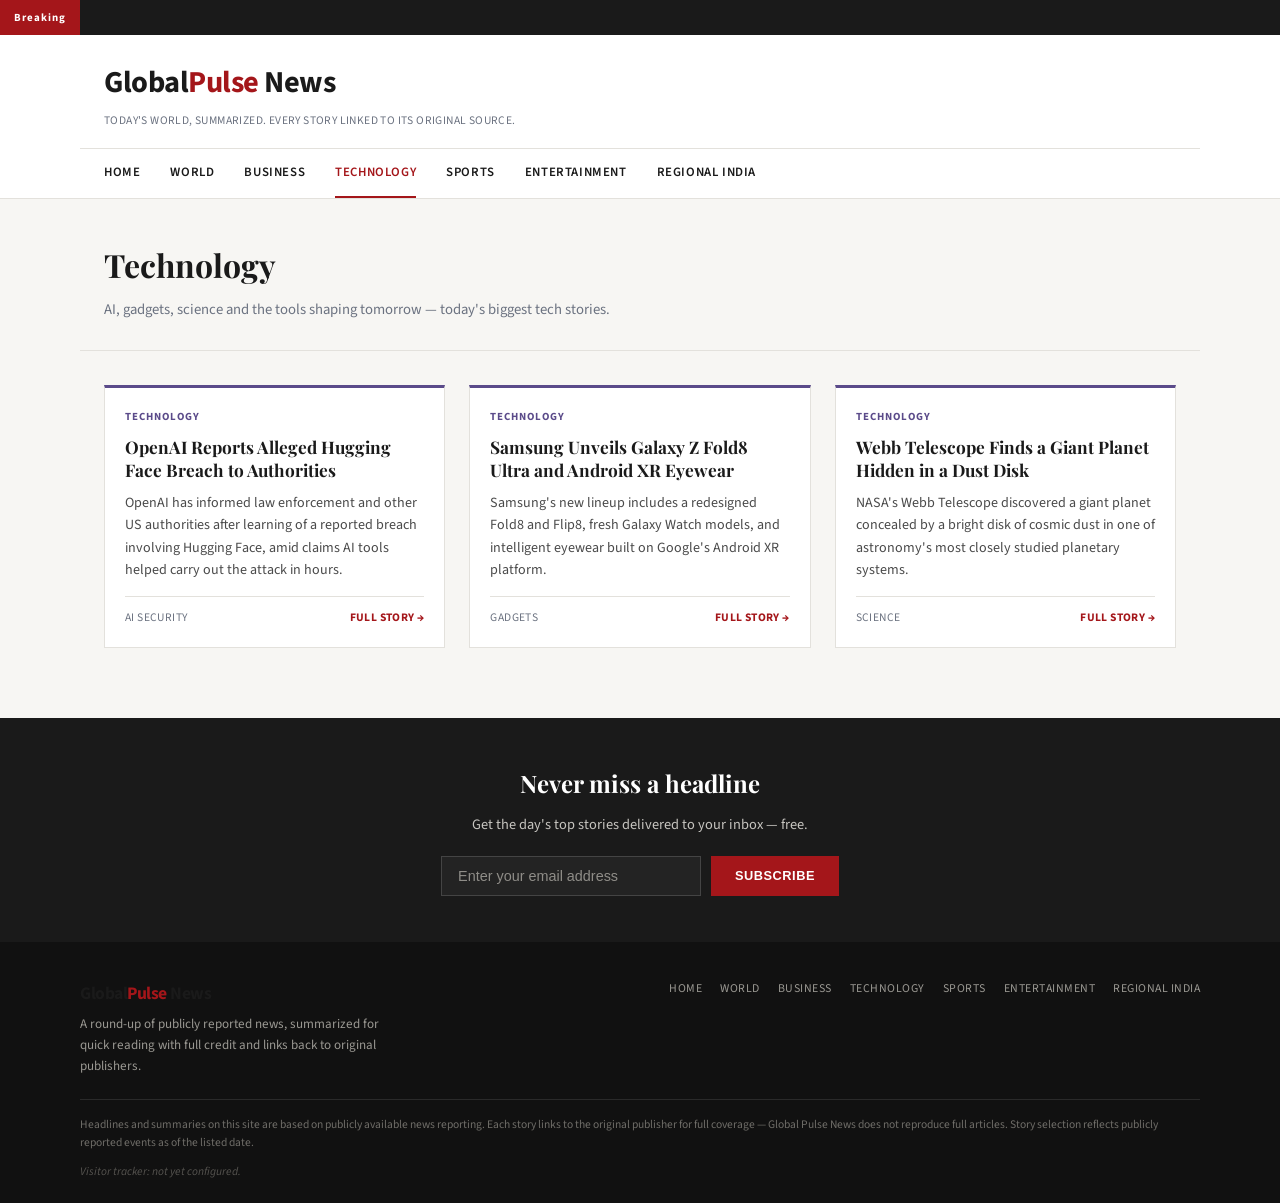
<file: technology.html>
<!DOCTYPE html>
<html lang="en">
<head>
<meta charset="UTF-8">
<meta name="viewport" content="width=device-width, initial-scale=1.0">
<title>Technology News — Global Pulse News</title>
<meta name="description" content="Today's top technology headlines, summarized with links to full coverage.">
<link rel="preconnect" href="https://fonts.googleapis.com">
<link rel="preconnect" href="https://fonts.gstatic.com" crossorigin>
<link href="https://fonts.googleapis.com/css2?family=Playfair+Display:wght@700;800&family=Source+Sans+Pro:wght@400;600;700&display=swap" rel="stylesheet">
<link rel="stylesheet" href="style.css">
</head>
<body>

<div class="ticker">
  <span class="tag">Breaking</span>
  <div class="scroll-wrap"><span>Spain crowned 2026 FIFA World Cup Champions &nbsp;&nbsp;•&nbsp;&nbsp; Samsung unveils Galaxy Z Fold8 Ultra &nbsp;&nbsp;•&nbsp;&nbsp; Asian markets rally on AI chip demand &nbsp;&nbsp;•&nbsp;&nbsp; Assam flood death toll climbs to 31 &nbsp;&nbsp;•&nbsp;&nbsp; Ryan Fox wins first career major at The Open</span></div>
</div>

<header class="site-header">
  <div class="header-inner">
    <div class="logo">Global<span>Pulse</span> News</div>
    <div class="tagline">Today's world, summarized. Every story linked to its original source.</div>
  </div>
  <nav class="main-nav">
    <a href="index.html">Home</a>
    <a href="world.html">World</a>
    <a href="business.html">Business</a>
    <a href="technology.html" class="active">Technology</a>
    <a href="sports.html">Sports</a>
    <a href="entertainment.html">Entertainment</a>
    <a href="regional.html">Regional India</a>
  </nav>
</header>

<div class="page-intro">
  <h1>Technology</h1>
  <p>AI, gadgets, science and the tools shaping tomorrow — today's biggest tech stories.</p>
</div>

<main class="container">
  <div class="grid">

    <a class="card cat-technology" href="https://techstartups.com/2026/07/20/top-tech-news-today-july-20-2026-alibaba-bezos-blackstone-google-moonshot-ai-nvidia-samsung-more/" target="_blank" rel="noopener">
      <div class="card-body">
        <span class="eyebrow technology">Technology</span>
        <h3>OpenAI Reports Alleged Hugging Face Breach to Authorities</h3>
        <p>OpenAI has informed law enforcement and other US authorities after learning of a reported breach involving Hugging Face, amid claims AI tools helped carry out the attack in hours.</p>
        <div class="card-meta"><span>AI Security</span><span class="source-link">Full story →</span></div>
      </div>
    </a>

    <a class="card cat-technology" href="https://techstartups.com/2026/07/20/top-tech-news-today-july-20-2026-alibaba-bezos-blackstone-google-moonshot-ai-nvidia-samsung-more/" target="_blank" rel="noopener">
      <div class="card-body">
        <span class="eyebrow technology">Technology</span>
        <h3>Samsung Unveils Galaxy Z Fold8 Ultra and Android XR Eyewear</h3>
        <p>Samsung's new lineup includes a redesigned Fold8 and Flip8, fresh Galaxy Watch models, and intelligent eyewear built on Google's Android XR platform.</p>
        <div class="card-meta"><span>Gadgets</span><span class="source-link">Full story →</span></div>
      </div>
    </a>

    <a class="card cat-technology" href="https://techstartups.com/2026/07/20/top-tech-news-today-july-20-2026-alibaba-bezos-blackstone-google-moonshot-ai-nvidia-samsung-more/" target="_blank" rel="noopener">
      <div class="card-body">
        <span class="eyebrow technology">Technology</span>
        <h3>Webb Telescope Finds a Giant Planet Hidden in a Dust Disk</h3>
        <p>NASA's Webb Telescope discovered a giant planet concealed by a bright disk of cosmic dust in one of astronomy's most closely studied planetary systems.</p>
        <div class="card-meta"><span>Science</span><span class="source-link">Full story →</span></div>
      </div>
    </a>

  </div>
</main>

<section class="cta">
  <h2>Never miss a headline</h2>
  <p>Get the day's top stories delivered to your inbox — free.</p>
  <form onsubmit="return false;">
    <input type="email" placeholder="Enter your email address" required>
    <button type="submit">Subscribe</button>
  </form>
</section>

<footer class="site-footer">
  <div class="footer-inner">
    <div>
      <div class="logo" style="font-size:1.1rem;">Global<span>Pulse</span> News</div>
      <p style="margin-top:6px;max-width:320px;">A round-up of publicly reported news, summarized for quick reading with full credit and links back to original publishers.</p>
    </div>
    <nav>
      <a href="index.html">Home</a>
      <a href="world.html">World</a>
      <a href="business.html">Business</a>
      <a href="technology.html">Technology</a>
      <a href="sports.html">Sports</a>
      <a href="entertainment.html">Entertainment</a>
      <a href="regional.html">Regional India</a>
    </nav>
  </div>
  <div class="disclaimer">
    Headlines and summaries on this site are based on publicly available news reporting. Each story links to the original publisher for full coverage — Global Pulse News does not reproduce full articles. Story selection reflects publicly reported events as of the listed date.
  </div>
  <!-- Visitor/analytics tracker slot: paste your tracking script or embed link here once you have it. -->
  <div class="tracker-note">Visitor tracker: not yet configured.</div>
</footer>

</body>
</html>
</file>
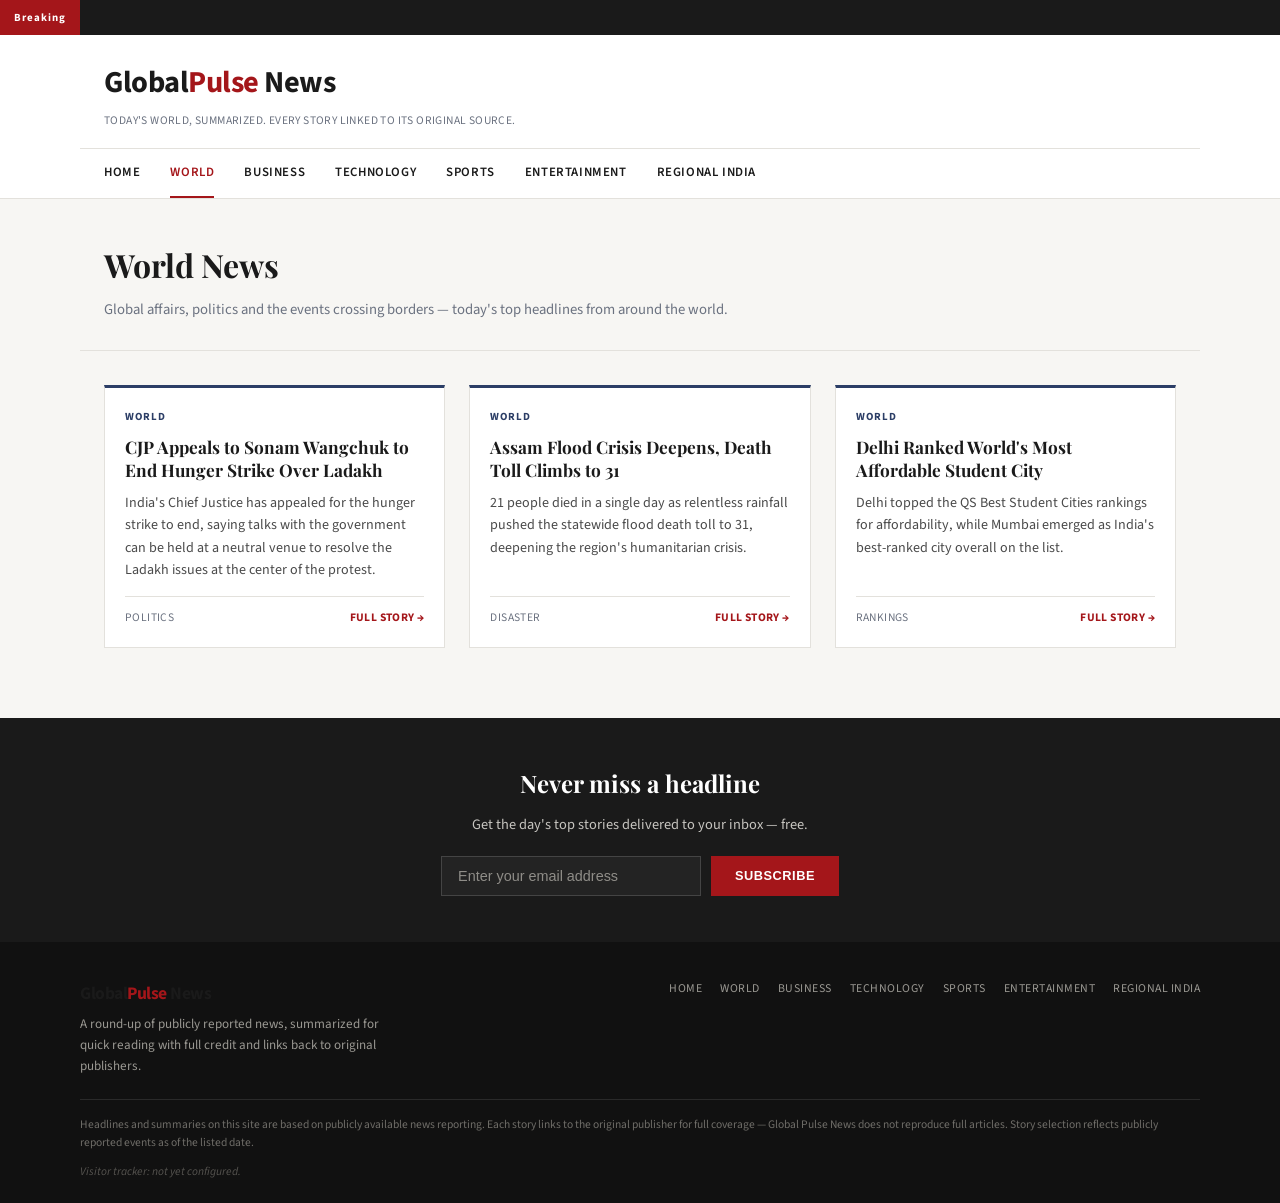
<file: world.html>
<!DOCTYPE html>
<html lang="en">
<head>
<meta charset="UTF-8">
<meta name="viewport" content="width=device-width, initial-scale=1.0">
<title>World News — Global Pulse News</title>
<meta name="description" content="Today's top world news headlines, summarized with links to full coverage.">
<link rel="preconnect" href="https://fonts.googleapis.com">
<link rel="preconnect" href="https://fonts.gstatic.com" crossorigin>
<link href="https://fonts.googleapis.com/css2?family=Playfair+Display:wght@700;800&family=Source+Sans+Pro:wght@400;600;700&display=swap" rel="stylesheet">
<link rel="stylesheet" href="style.css">
</head>
<body>

<div class="ticker">
  <span class="tag">Breaking</span>
  <div class="scroll-wrap"><span>Spain crowned 2026 FIFA World Cup Champions &nbsp;&nbsp;•&nbsp;&nbsp; Samsung unveils Galaxy Z Fold8 Ultra &nbsp;&nbsp;•&nbsp;&nbsp; Asian markets rally on AI chip demand &nbsp;&nbsp;•&nbsp;&nbsp; Assam flood death toll climbs to 31 &nbsp;&nbsp;•&nbsp;&nbsp; Ryan Fox wins first career major at The Open</span></div>
</div>

<header class="site-header">
  <div class="header-inner">
    <div class="logo">Global<span>Pulse</span> News</div>
    <div class="tagline">Today's world, summarized. Every story linked to its original source.</div>
  </div>
  <nav class="main-nav">
    <a href="index.html">Home</a>
    <a href="world.html" class="active">World</a>
    <a href="business.html">Business</a>
    <a href="technology.html">Technology</a>
    <a href="sports.html">Sports</a>
    <a href="entertainment.html">Entertainment</a>
    <a href="regional.html">Regional India</a>
  </nav>
</header>

<div class="page-intro">
  <h1>World News</h1>
  <p>Global affairs, politics and the events crossing borders — today's top headlines from around the world.</p>
</div>

<main class="container">
  <div class="grid">

    <a class="card cat-world" href="https://sundayguardianlive.com/trending/school-assembly-news-headlines-today-july-23-top-national-news-business-news-sports-news-education-news-science-tech-news-weather-news-world-news-with-weather-updates-thought-of-the-day-244000/" target="_blank" rel="noopener">
      <div class="card-body">
        <span class="eyebrow world">World</span>
        <h3>CJP Appeals to Sonam Wangchuk to End Hunger Strike Over Ladakh</h3>
        <p>India's Chief Justice has appealed for the hunger strike to end, saying talks with the government can be held at a neutral venue to resolve the Ladakh issues at the center of the protest.</p>
        <div class="card-meta"><span>Politics</span><span class="source-link">Full story →</span></div>
      </div>
    </a>

    <a class="card cat-world" href="https://sundayguardianlive.com/trending/school-assembly-news-headlines-today-july-23-top-national-news-business-news-sports-news-education-news-science-tech-news-weather-news-world-news-with-weather-updates-thought-of-the-day-244000/" target="_blank" rel="noopener">
      <div class="card-body">
        <span class="eyebrow world">World</span>
        <h3>Assam Flood Crisis Deepens, Death Toll Climbs to 31</h3>
        <p>21 people died in a single day as relentless rainfall pushed the statewide flood death toll to 31, deepening the region's humanitarian crisis.</p>
        <div class="card-meta"><span>Disaster</span><span class="source-link">Full story →</span></div>
      </div>
    </a>

    <a class="card cat-world" href="https://sundayguardianlive.com/trending/school-assembly-news-headlines-today-july-23-top-national-news-business-news-sports-news-education-news-science-tech-news-weather-news-world-news-with-weather-updates-thought-of-the-day-244000/" target="_blank" rel="noopener">
      <div class="card-body">
        <span class="eyebrow world">World</span>
        <h3>Delhi Ranked World's Most Affordable Student City</h3>
        <p>Delhi topped the QS Best Student Cities rankings for affordability, while Mumbai emerged as India's best-ranked city overall on the list.</p>
        <div class="card-meta"><span>Rankings</span><span class="source-link">Full story →</span></div>
      </div>
    </a>

  </div>
</main>

<section class="cta">
  <h2>Never miss a headline</h2>
  <p>Get the day's top stories delivered to your inbox — free.</p>
  <form onsubmit="return false;">
    <input type="email" placeholder="Enter your email address" required>
    <button type="submit">Subscribe</button>
  </form>
</section>

<footer class="site-footer">
  <div class="footer-inner">
    <div>
      <div class="logo" style="font-size:1.1rem;">Global<span>Pulse</span> News</div>
      <p style="margin-top:6px;max-width:320px;">A round-up of publicly reported news, summarized for quick reading with full credit and links back to original publishers.</p>
    </div>
    <nav>
      <a href="index.html">Home</a>
      <a href="world.html">World</a>
      <a href="business.html">Business</a>
      <a href="technology.html">Technology</a>
      <a href="sports.html">Sports</a>
      <a href="entertainment.html">Entertainment</a>
      <a href="regional.html">Regional India</a>
    </nav>
  </div>
  <div class="disclaimer">
    Headlines and summaries on this site are based on publicly available news reporting. Each story links to the original publisher for full coverage — Global Pulse News does not reproduce full articles. Story selection reflects publicly reported events as of the listed date.
  </div>
  <!-- Visitor/analytics tracker slot: paste your tracking script or embed link here once you have it. -->
  <div class="tracker-note">Visitor tracker: not yet configured.</div>
</footer>

</body>
</html>
</file>
<file: style.css>
:root {
  --ink: #1a1a1a;
  --paper: #ffffff;
  --offwhite: #f7f6f3;
  --accent: #a4161a;
  --accent-dark: #7f1114;
  --muted: #6b7280;
  --border: #e3e1dc;
  --world: #2c3e66;
  --business: #2f6b52;
  --technology: #5b4b8a;
  --sports: #8a5a2e;
  --entertainment: #8a3352;
}

* { box-sizing: border-box; margin: 0; padding: 0; }

body {
  font-family: 'Source Sans Pro', 'Segoe UI', Arial, Helvetica, sans-serif;
  background: var(--offwhite);
  color: var(--ink);
  line-height: 1.6;
}

h1, h2, h3 { font-family: 'Playfair Display', Georgia, 'Times New Roman', serif; }

a { text-decoration: none; color: inherit; }

/* Top ticker */
.ticker {
  background: var(--ink);
  color: #d9d7d1;
  font-size: 0.78rem;
  padding: 0;
  display: flex;
  align-items: stretch;
  overflow: hidden;
}
.ticker .tag {
  background: var(--accent);
  color: #fff;
  font-weight: 700;
  font-size: 0.68rem;
  letter-spacing: 1px;
  padding: 9px 14px;
  flex-shrink: 0;
  white-space: nowrap;
}
.ticker .scroll-wrap {
  overflow: hidden;
  flex: 1;
  display: flex;
  align-items: center;
}
.ticker .scroll-wrap span {
  display: inline-block;
  padding-left: 100%;
  white-space: nowrap;
  animation: scroll-left 32s linear infinite;
}
@keyframes scroll-left {
  0% { transform: translateX(0); }
  100% { transform: translateX(-100%); }
}

/* Header */
header.site-header {
  background: var(--paper);
  border-bottom: 1px solid var(--border);
  position: sticky;
  top: 0;
  z-index: 50;
}
.header-inner {
  max-width: 1120px;
  margin: 0 auto;
  padding: 24px 24px 4px;
}
.logo {
  font-size: 1.9rem;
  font-weight: 700;
  letter-spacing: -0.5px;
  color: var(--ink);
}
.logo span { color: var(--accent); }
.tagline {
  font-size: 0.72rem;
  color: var(--muted);
  margin-top: 4px;
  letter-spacing: 0.4px;
  text-transform: uppercase;
}
nav.main-nav {
  max-width: 1120px;
  margin: 14px auto 0;
  padding: 0 24px;
  display: flex;
  gap: 30px;
  flex-wrap: wrap;
  border-top: 1px solid var(--border);
}
nav.main-nav a {
  font-size: 0.8rem;
  font-weight: 600;
  letter-spacing: 0.6px;
  text-transform: uppercase;
  color: var(--ink);
  padding: 13px 0;
  display: inline-block;
  border-bottom: 2px solid transparent;
}
nav.main-nav a:hover,
nav.main-nav a.active {
  color: var(--accent);
  border-bottom-color: var(--accent);
}

/* Hero */
.hero {
  background: var(--ink);
  color: var(--paper);
  padding: 56px 24px;
}
.hero-inner { max-width: 1120px; margin: 0 auto; }
.hero-badge {
  display: inline-block;
  border: 1px solid var(--accent);
  color: #e8898b;
  font-size: 0.66rem;
  font-weight: 700;
  letter-spacing: 1.5px;
  text-transform: uppercase;
  padding: 5px 12px;
  margin-bottom: 18px;
}
.hero h1 {
  font-size: 2.4rem;
  font-weight: 700;
  line-height: 1.22;
  max-width: 720px;
  margin-bottom: 14px;
}
.hero p {
  color: #c7c5c0;
  max-width: 600px;
  font-size: 0.98rem;
  font-family: 'Source Sans Pro', Arial, sans-serif;
}
.hero .date {
  margin-top: 18px;
  font-size: 0.76rem;
  color: #8f8d88;
  letter-spacing: 0.5px;
  text-transform: uppercase;
}

/* Category strip */
.cat-strip {
  max-width: 1120px;
  margin: 0 auto;
  padding: 26px 24px 0;
  display: flex;
  gap: 10px;
  flex-wrap: wrap;
}
.cat-pill {
  font-size: 0.7rem;
  font-weight: 700;
  letter-spacing: 0.6px;
  text-transform: uppercase;
  padding: 8px 16px;
  border: 1px solid var(--border);
  background: var(--paper);
  color: var(--ink);
}
.cat-pill:hover { border-color: var(--accent); color: var(--accent); }

/* Grid / cards */
main.container {
  max-width: 1120px;
  margin: 0 auto;
  padding: 34px 24px 70px;
}
.section-title {
  font-size: 1.5rem;
  font-weight: 700;
  margin: 38px 0 20px;
  padding-bottom: 10px;
  border-bottom: 2px solid var(--ink);
}
.section-title:first-child { margin-top: 0; }
.grid {
  display: grid;
  grid-template-columns: repeat(auto-fill, minmax(300px, 1fr));
  gap: 24px;
}
.card {
  background: var(--paper);
  border: 1px solid var(--border);
  border-top: 3px solid var(--muted);
  display: flex;
  flex-direction: column;
  transition: transform 0.15s ease, box-shadow 0.15s ease;
}
.card:hover {
  transform: translateY(-2px);
  box-shadow: 0 8px 20px rgba(0,0,0,0.08);
}
.card.cat-world { border-top-color: var(--world); }
.card.cat-business { border-top-color: var(--business); }
.card.cat-technology { border-top-color: var(--technology); }
.card.cat-sports { border-top-color: var(--sports); }
.card.cat-entertainment { border-top-color: var(--entertainment); }
.card.cat-regional { border-top-color: #0f766e; }
.card.cat-regional h3 {
  font-family: system-ui, -apple-system, 'Segoe UI', Arial, sans-serif;
  font-weight: 700;
}
.eyebrow.regional { color: #0f766e; }
.lang-label {
  font-size: 0.7rem;
  font-weight: 700;
  color: var(--muted);
  text-transform: none;
  letter-spacing: 0.2px;
  margin-left: 6px;
}

.eyebrow {
  display: inline-block;
  font-family: 'Source Sans Pro', Arial, sans-serif;
  font-size: 0.68rem;
  font-weight: 700;
  letter-spacing: 1px;
  text-transform: uppercase;
  margin-bottom: 10px;
}
.eyebrow.world { color: var(--world); }
.eyebrow.business { color: var(--business); }
.eyebrow.technology { color: var(--technology); }
.eyebrow.sports { color: var(--sports); }
.eyebrow.entertainment { color: var(--entertainment); }

.card-body { padding: 20px; flex: 1; display: flex; flex-direction: column; }
.card-body h3 { font-size: 1.08rem; font-weight: 700; margin-bottom: 10px; line-height: 1.35; }
.card-body p { font-size: 0.88rem; color: #4a4a4a; flex: 1; font-family: 'Source Sans Pro', Arial, sans-serif; }
.card-meta {
  margin-top: 14px;
  padding-top: 12px;
  border-top: 1px solid var(--border);
  display: flex;
  justify-content: space-between;
  align-items: center;
  font-size: 0.72rem;
  color: var(--muted);
  text-transform: uppercase;
  letter-spacing: 0.4px;
}
.source-link { font-weight: 700; color: var(--accent); }
.source-link:hover { text-decoration: underline; }

/* Page intro (category pages) */
.page-intro {
  padding: 40px 24px 6px;
  max-width: 1120px;
  margin: 0 auto;
  border-bottom: 1px solid var(--border);
}
.page-intro h1 { font-size: 2rem; font-weight: 700; margin-bottom: 8px; }
.page-intro p { color: var(--muted); font-size: 0.92rem; max-width: 640px; padding-bottom: 22px; font-family: 'Source Sans Pro', Arial, sans-serif; }

/* Newsletter / CTA */
.cta {
  background: var(--ink);
  color: var(--paper);
  padding: 46px 24px;
  text-align: center;
}
.cta h2 { font-size: 1.5rem; font-weight: 700; margin-bottom: 10px; }
.cta p { font-size: 0.9rem; color: #c7c5c0; margin-bottom: 20px; font-family: 'Source Sans Pro', Arial, sans-serif; }
.cta form {
  display: flex;
  justify-content: center;
  gap: 10px;
  flex-wrap: wrap;
}
.cta input[type="email"] {
  padding: 11px 16px;
  border: 1px solid #444;
  background: #232323;
  color: #fff;
  min-width: 260px;
  font-size: 0.9rem;
}
.cta input[type="email"]::placeholder { color: #8f8d88; }
.cta button {
  background: var(--accent);
  color: var(--paper);
  border: none;
  padding: 11px 24px;
  font-weight: 700;
  letter-spacing: 0.5px;
  text-transform: uppercase;
  font-size: 0.8rem;
  cursor: pointer;
}
.cta button:hover { background: var(--accent-dark); }

/* Footer */
footer.site-footer {
  background: #111111;
  color: #9a9892;
  padding: 38px 24px 22px;
  font-size: 0.82rem;
}
.footer-inner {
  max-width: 1120px;
  margin: 0 auto;
  display: flex;
  justify-content: space-between;
  flex-wrap: wrap;
  gap: 24px;
}
.footer-inner nav { display: flex; gap: 18px; flex-wrap: wrap; }
.footer-inner nav a { text-transform: uppercase; font-size: 0.74rem; letter-spacing: 0.5px; }
.footer-inner nav a:hover { color: var(--paper); }
.disclaimer {
  max-width: 1120px;
  margin: 22px auto 0;
  padding-top: 16px;
  border-top: 1px solid #2a2a2a;
  font-size: 0.72rem;
  color: #6f6d68;
}
.tracker-note {
  max-width: 1120px;
  margin: 10px auto 0;
  font-size: 0.72rem;
  color: #55534f;
  font-style: italic;
}
</file>
